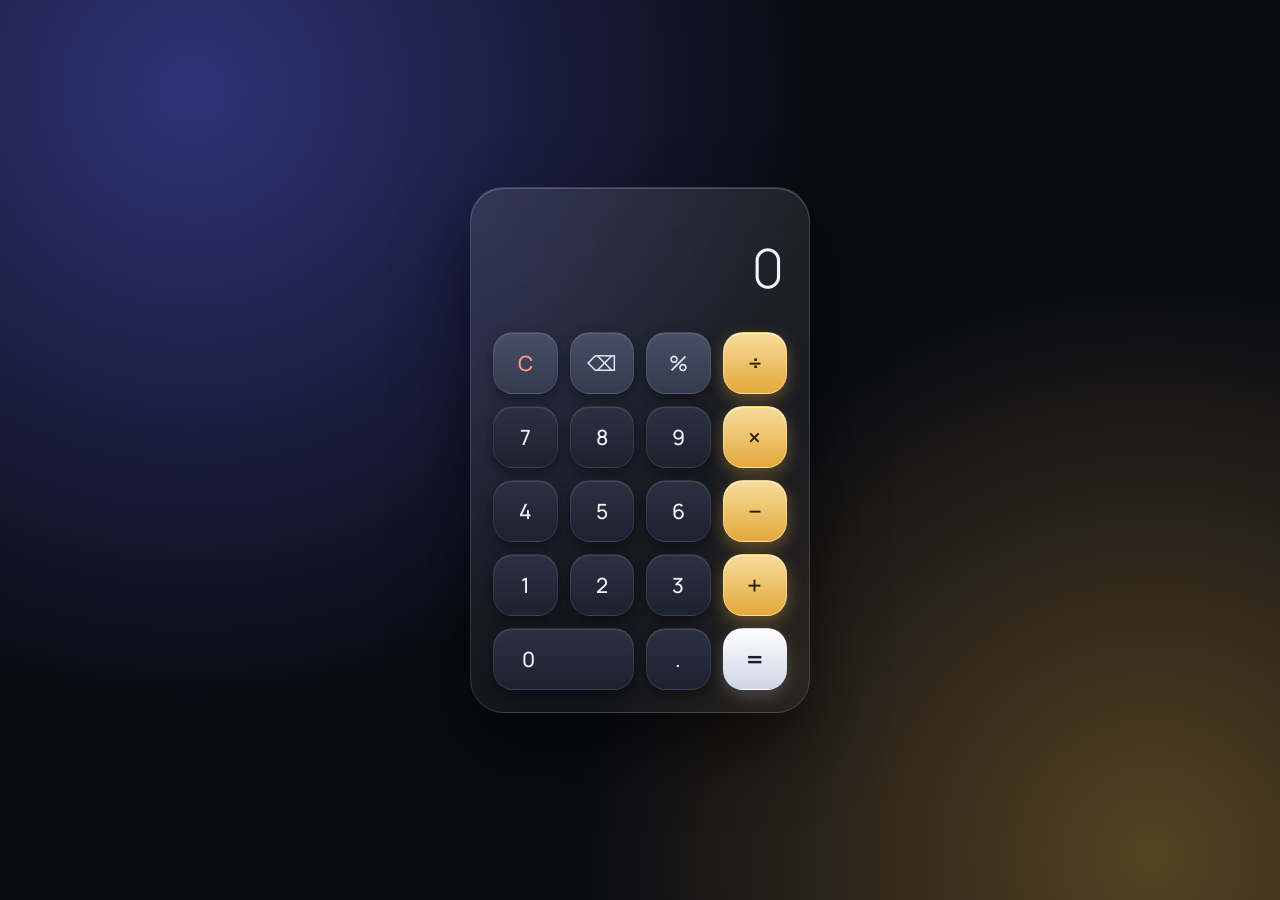
<file: calculater/index.html>
<!DOCTYPE html>
<html lang="en">
<head>
  <meta charset="UTF-8">
  <meta name="viewport" content="width=device-width, initial-scale=1">
  <title>Calculator</title>
  <link rel="preconnect" href="https://fonts.googleapis.com">
  <link rel="preconnect" href="https://fonts.gstatic.com" crossorigin>
  <link href="https://fonts.googleapis.com/css2?family=Manrope:wght@300;500;700&display=swap" rel="stylesheet">
  <link rel="stylesheet" href="style.css">
</head>
<body>
  <div class="calculator">
    <div class="history" id="history"></div>
    <div class="display" id="display">0</div>

    <div class="buttons">
      <button class="fn clear" onclick="clearAll()">C</button>
      <button class="fn" onclick="deleteLast()" aria-label="Delete">&#9003;</button>
      <button class="fn" onclick="chooseOperator('%')">%</button>
      <button class="operator" onclick="chooseOperator('/')" aria-label="Divide">&divide;</button>

      <button onclick="addNumber('7')">7</button>
      <button onclick="addNumber('8')">8</button>
      <button onclick="addNumber('9')">9</button>
      <button class="operator" onclick="chooseOperator('*')" aria-label="Multiply">&times;</button>

      <button onclick="addNumber('4')">4</button>
      <button onclick="addNumber('5')">5</button>
      <button onclick="addNumber('6')">6</button>
      <button class="operator" onclick="chooseOperator('-')" aria-label="Subtract">&minus;</button>

      <button onclick="addNumber('1')">1</button>
      <button onclick="addNumber('2')">2</button>
      <button onclick="addNumber('3')">3</button>
      <button class="operator" onclick="chooseOperator('+')" aria-label="Add">+</button>

      <button class="zero" onclick="addNumber('0')">0</button>
      <button onclick="addNumber('.')">.</button>
      <button class="equals" onclick="calculate()" aria-label="Equals">=</button>
    </div>
  </div>

  <script src="script.js"></script>
</body>
</html>
</file>
<file: calculater/style.css>
:root {
  --gold-light: #f8dc9b;
  --gold: #e2a93d;
  --text: #f1f3f9;
  --muted: rgba(241, 243, 249, 0.5);
}

* {
  box-sizing: border-box;
}

body {
  margin: 0;
  min-height: 100vh;
  display: flex;
  justify-content: center;
  align-items: center;
  padding: 16px;
  font-family: "Manrope", system-ui, -apple-system, "Segoe UI", sans-serif;
  color: var(--text);
  background:
    radial-gradient(circle at 15% 10%, rgba(88, 101, 242, 0.45), transparent 45%),
    radial-gradient(circle at 90% 95%, rgba(226, 169, 61, 0.35), transparent 40%),
    #0a0c13;
}

/* Frosted glass body */
.calculator {
  width: min(100%, 340px);
  padding: 24px 22px 22px;
  border-radius: 34px;
  background: linear-gradient(160deg, rgba(255, 255, 255, 0.11), rgba(255, 255, 255, 0.03));
  border: 1px solid rgba(255, 255, 255, 0.13);
  backdrop-filter: blur(26px);
  -webkit-backdrop-filter: blur(26px);
  box-shadow:
    0 35px 70px rgba(0, 0, 0, 0.55),
    inset 0 1px 0 rgba(255, 255, 255, 0.2);
}

.history {
  height: 22px;
  text-align: right;
  font-size: 14px;
  letter-spacing: 0.03em;
  color: var(--muted);
}

.display {
  margin-bottom: 20px;
  padding: 4px 4px 14px;
  text-align: right;
  font-size: 54px;
  font-weight: 300;
  line-height: 1.1;
  letter-spacing: -0.02em;
  font-variant-numeric: tabular-nums;
  white-space: nowrap;
  overflow-x: auto;
  scrollbar-width: none;
}

.display::-webkit-scrollbar {
  display: none;
}

.buttons {
  display: grid;
  grid-template-columns: repeat(4, 1fr);
  gap: 12px;
}

button {
  height: 62px;
  border: 1px solid rgba(255, 255, 255, 0.08);
  border-radius: 20px;
  font: inherit;
  font-size: 21px;
  font-weight: 500;
  color: var(--text);
  cursor: pointer;
  background: linear-gradient(180deg, #2c3142, #1d2130);
  box-shadow:
    0 6px 14px rgba(0, 0, 0, 0.35),
    inset 0 1px 0 rgba(255, 255, 255, 0.1);
  transition: transform 0.15s ease, box-shadow 0.15s ease, filter 0.15s ease;
}

button:hover {
  transform: translateY(-2px);
  filter: brightness(1.15);
  box-shadow:
    0 10px 20px rgba(0, 0, 0, 0.4),
    inset 0 1px 0 rgba(255, 255, 255, 0.14);
}

button:active {
  transform: scale(0.95);
  box-shadow: 0 2px 6px rgba(0, 0, 0, 0.4);
}

button:focus-visible {
  outline: 2px solid var(--gold-light);
  outline-offset: 3px;
}

/* Top row: lighter, quieter keys */
.fn {
  background: linear-gradient(180deg, #484f66, #343a4f);
  color: #dfe4f2;
}

.clear {
  color: #ff9a8a;
}

/* Gold operators */
.operator {
  font-size: 26px;
  color: #2b1c00;
  border-color: rgba(255, 236, 190, 0.5);
  background: linear-gradient(180deg, var(--gold-light), var(--gold));
  box-shadow:
    0 6px 16px rgba(226, 169, 61, 0.35),
    inset 0 1px 0 rgba(255, 255, 255, 0.5);
}

/* Pearl equals key */
.equals {
  font-size: 26px;
  font-weight: 700;
  color: #1b1f2e;
  background: linear-gradient(180deg, #ffffff, #cfd5e6);
  box-shadow:
    0 6px 16px rgba(255, 255, 255, 0.18),
    inset 0 1px 0 #fff;
}

.zero {
  grid-column: span 2;
  text-align: left;
  padding-left: 28px;
}

@media (max-width: 360px) {
  .display { font-size: 44px; }
  button { height: 56px; }
}

@media (prefers-reduced-motion: reduce) {
  button { transition: none; }
}
</file>
